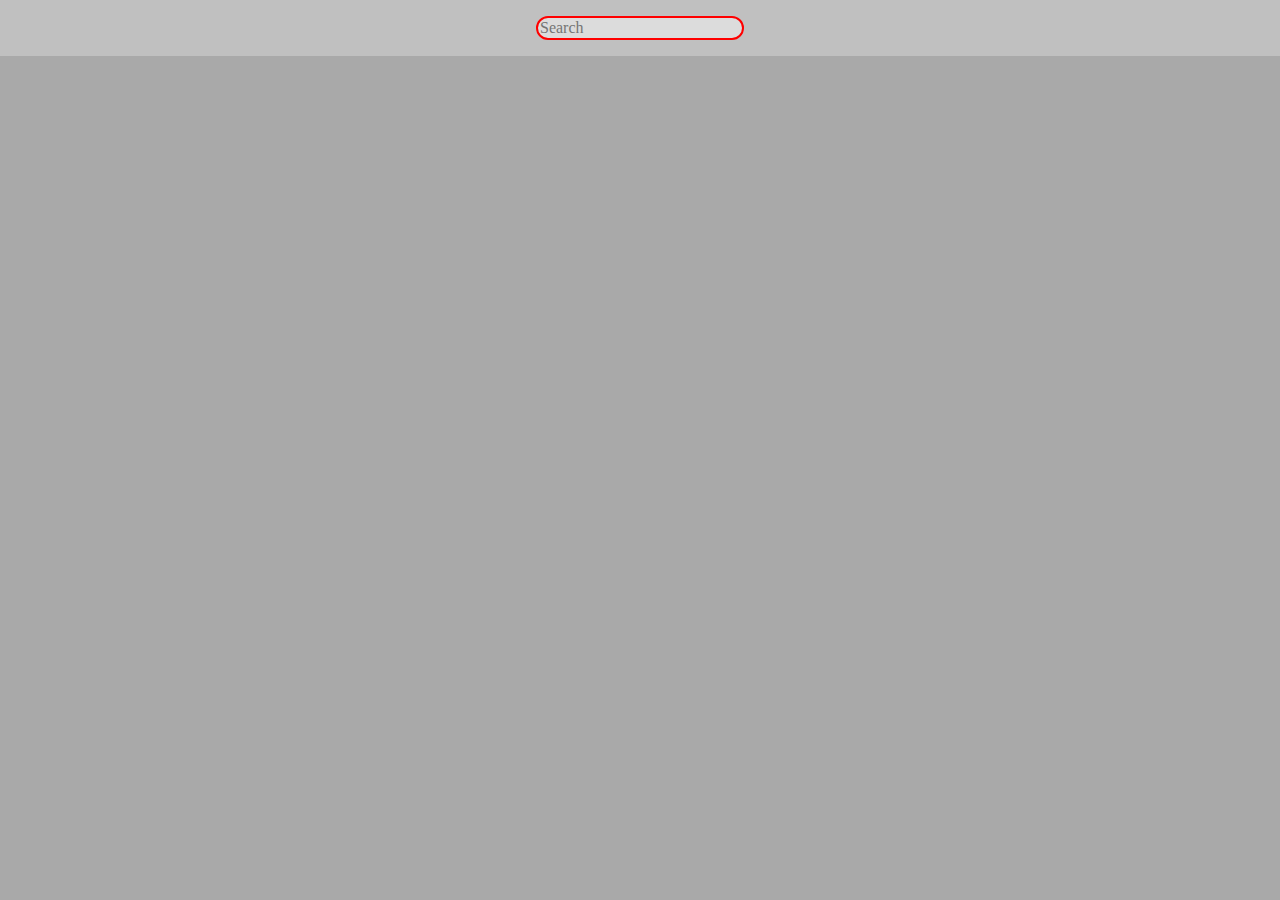
<file: movie-app/index.html>
<!DOCTYPE html>
<html lang="en">
<head>
	<meta charset="UTF-8">
	<meta http-equiv="X-UA-Compatible" content="IE=edge">
	<meta name="viewport" content="width=device-width, initial-scale=1.0">
	<link rel="stylesheet" href="./style.css">
	<title>movie-app</title>
</head>
<body>
	<header>
		<form id="form">
			<input class="search" name="z" id="aaa" type="text" placeholder="Search">
		</form>

	</header>
	<main class="main">
	</main>
	<script src="./index.js" ></script>
</body>
</html>
</file>
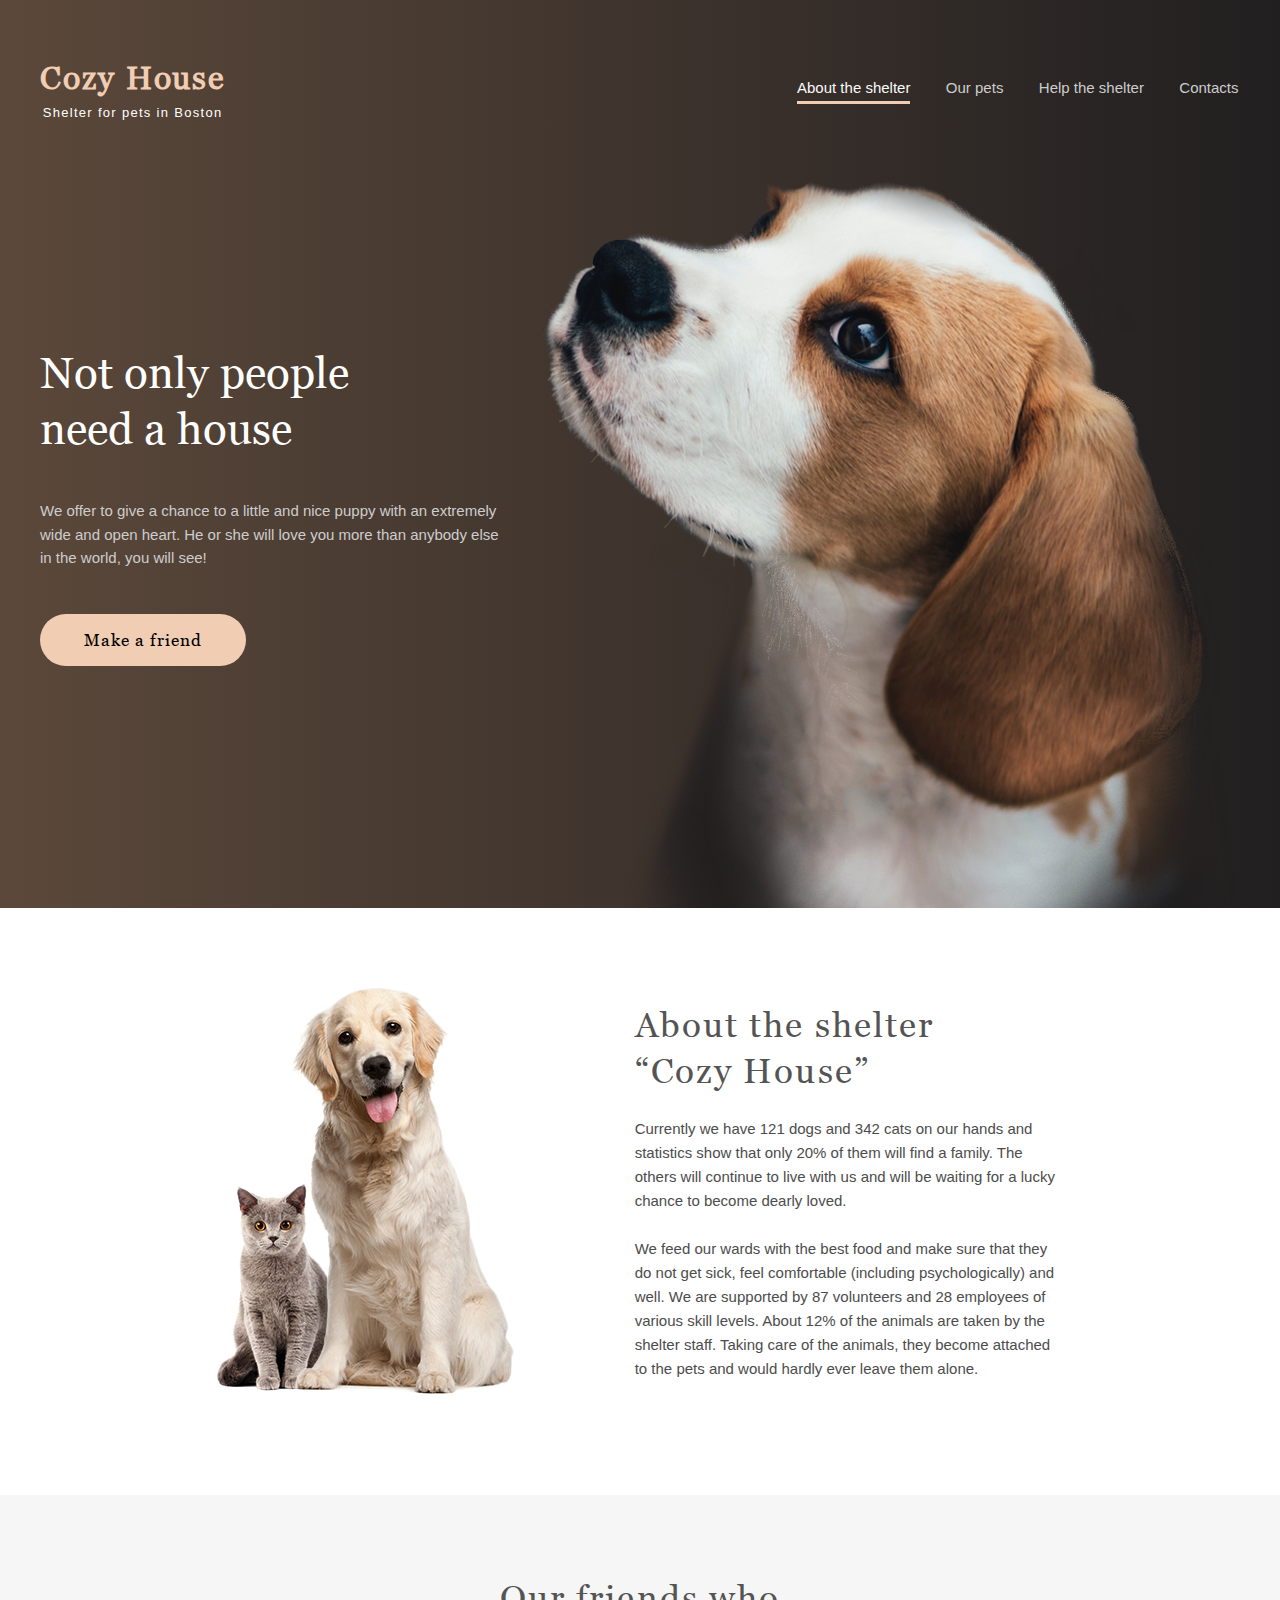
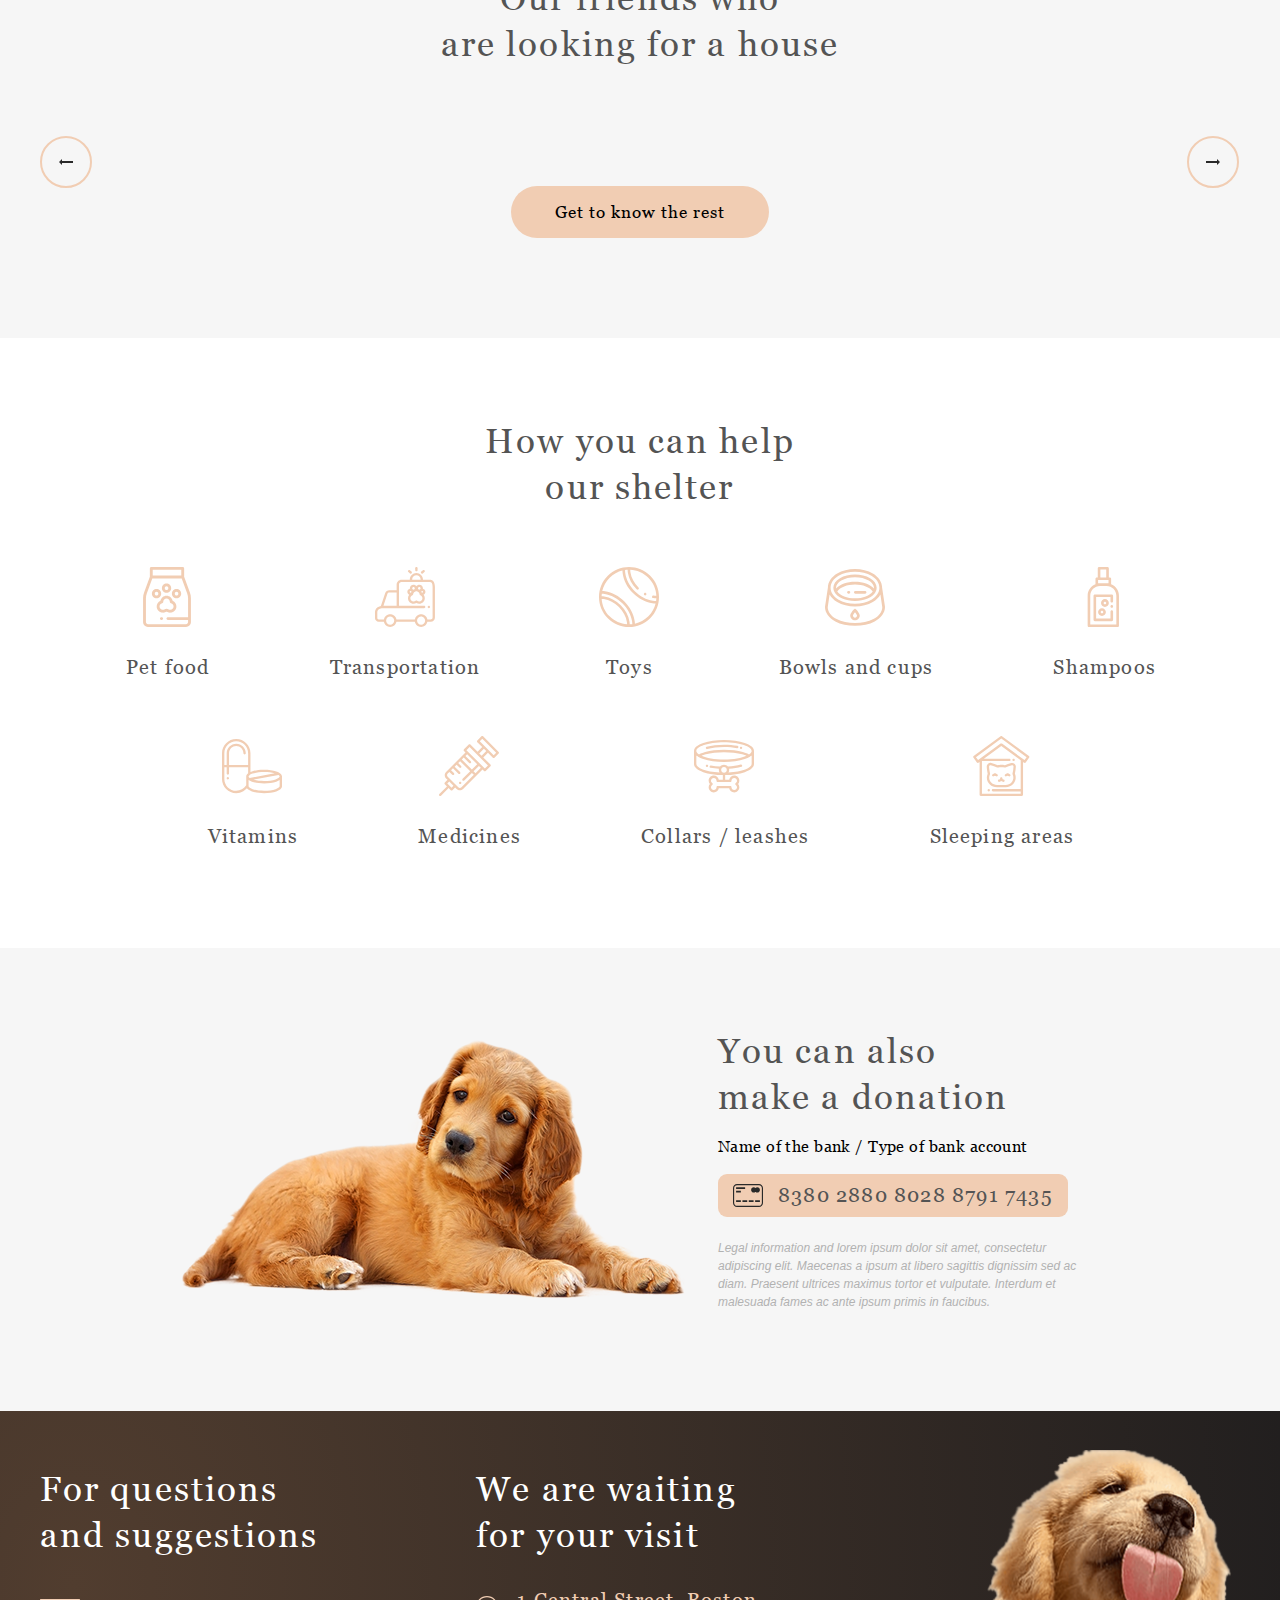
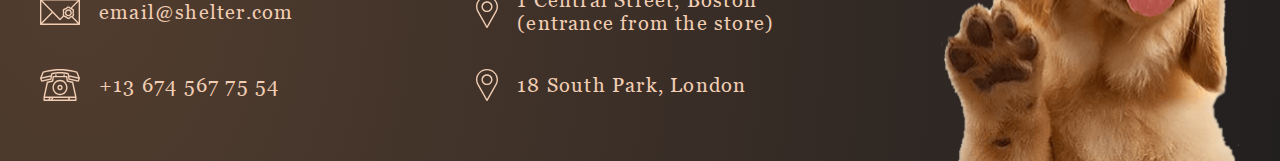
<file: shelter/pages/main/index.html>
<!DOCTYPE html>
<html lang="en">
<head>
	<meta charset="UTF-8">
	<meta http-equiv="X-UA-Compatible" content="IE=edge">
	<meta name="viewport" content="width=device-width, initial-scale=1.0">
	<link rel="stylesheet" href="style.css">
	<title>Shelter</title>
</head>
<body>
	<header class="header start-bg" id="header">
		<div class="container header__wrapper">
			<form action="#header">
				<button class="logo">
					<h1 class="logo__title">Cozy House</h1>
					<div class="logo__subtitle">Shelter for pets in Boston</div>
				</button>
			</form>

			<nav class="my__nav">
				<ul class="nav__links">
					<li class="nav__link">
						<a href="#about" class="link active">About the shelter</a>
					</li>
					<li class="nav__link">
						<a href="../pets/index.html" class="link">Our pets</a>
					</li>
					<li class="nav__link" id="help_the_shelter">
						<a href="#help" class="link">Help the shelter</a>
					</li>
					<li class="nav__link" id="contacts">
						<a href="#contact" class="link">Contacts</a>
					</li>
				</ul>
			</nav>
			<!-- Burger -->
			<button class="burger">
				<span class="burger__item">
					menu
				</span>
			</button>
		</div>
		
			<!-- modal-window-320 -->
			<div class="modal__wrapper">
				<div class="modal__header-320 ">
					<div class="container">
						<form action="#header">
							<button class="logo">
								<h1 class="logo__title">Cozy House</h1>
								<div class="logo__subtitle">Shelter for pets in Boston</div>
							</button>
						</form>
						<nav class="menu__links">
							<ul>
								<li class="menu__link">
									<a href="#about" class="link active">About the shelter</a>
								</li>
								<li class="menu__link">
									<a href="../pets/index.html" class="link">Our pets</a>
								</li>
								<li class="menu__link" id="help_the_shelter">
									<a href="#help" class="link">Help the shelter</a>
								</li>
								<li class="menu__link" id="contacts">
									<a href="#contact" class="link">Contacts</a>
								</li>
							</ul>
						</nav>
					</div>
				</div>
			</div>

			<!-- /.modal-window-320 -->
	</header>
	<main>
		<section class="start__screen start-bg">
			<div class="container">
				<div class="start__content">
					<div class="start-content">
						<h2 class="section__title">Not only people need a house</h2>
						<div class="text-content">
							<p>We offer to give a chance to a little and nice puppy with an extremely wide and open heart. He or she will love you more than anybody else in the world, you will see!</p>
						</div>
						<form action="#our_friends">
							<button class="btn primary-color">Make a friend</button>
						</form>
					</div>
					<!-- <div class="start__content-img"> -->
						<img src="../../assets/images/start-screen-puppy.png" alt="start-screen-puppy.png">
					<!-- </div> -->
				</div>
			</div>
		</section>

<!-- About -->
		<section class="about__block" id="about">
			<div class="container">
				<div class="about__wrapper">
				<div class="about__pets-photo">
					<img src="../../assets/images/about-pets.jpg" alt="about__pets-photo.jpg">
				</div>
				<div class="about-content">
					<h3 class="about block__title">About the shelter<br> “Cozy House”</h3>
					<div class="about-content-text">
						<p>Currently we have 121 dogs and 342 cats on our hands and statistics show that only 20% of them will find a family. The others will continue to live with us and will be waiting for a lucky chance to become dearly loved.</p>
						<p>We feed our wards with the best food and make sure that they do not get sick, feel comfortable (including psychologically) and well. We are supported by 87 volunteers and 28 employees of various skill levels. About 12% of the animals are taken by the shelter staff. Taking care of the animals, they become attached to the pets and would hardly ever leave them alone.</p>
					</div>
				</div>
				</div>
			</div>
		</section> <!-- ./about -->

<!-- Our friends -->
		<section class="our__friends" id="our_friends">
			<div class="container">
				<h3 class="friends__block block__title">Our friends who<br> are looking for a house</h3>
				<div class="items__container">
					<div class="arrow-left" id="arrow-left">
						<div></div>
					</div>
					<div class="carousel-wrapper">
						<div class="carousel" id="carousel">
							<div class="item" id="item-left">
																<div class="photo__item-wrapper">
									<img src="../../assets/images/pets/pets-katrine.jpg" class="photo__item" alt="Katrine">		
									<div class="friend__name">11111</div>
									<button class="btn light-btn">Learn more</button>
								</div>
								<div class="photo__item-wrapper">
									<img src="../../assets/images/pets/pets-jennifer.jpg" class="photo__item" alt="Jennifer">
									<div class="friend__name">11111</div>
									<button class="btn light-btn">Learn more</button>
								</div>
								<div class="photo__item-wrapper">
									<img src="../../assets/images/pets/pets-woody.jpg" class="photo__item" alt="Woody">
									<div class="friend__name">11111</div>
									<button class="btn light-btn">Learn more</button>
								</div>

							</div>

							<div class="item" id="item-center">
								<div class="photo__item-wrapper">
									<img src="../../assets/images/pets/pets-katrine.jpg" class="photo__item" alt="Katrine">		
									<div class="friend__name">Katrine</div>
									<button class="btn light-btn">Learn more</button>
								</div>
								<div class="photo__item-wrapper">
									<img src="../../assets/images/pets/pets-jennifer.jpg" class="photo__item" alt="Jennifer">
									<div class="friend__name">Jennifer</div>
									<button class="btn light-btn">Learn more</button>
								</div>
								<div class="photo__item-wrapper">
									<img src="../../assets/images/pets/pets-woody.jpg" class="photo__item" alt="Woody">
									<div class="friend__name">Woody</div>
									<button class="btn light-btn">Learn more</button>
								</div>
							</div>

							<div class="item" id="item-right">
								<div class="photo__item-wrapper">
									<img src="../../assets/images/pets/pets-katrine.jpg" class="photo__item" alt="Katrine">		
									<div class="friend__name">33333</div>
									<button class="btn light-btn">Learn more</button>
								</div>
								<div class="photo__item-wrapper">
									<img src="../../assets/images/pets/pets-jennifer.jpg" class="photo__item" alt="Jennifer">
									<div class="friend__name">33333</div>
									<button class="btn light-btn">Learn more</button>
								</div>
								<div class="photo__item-wrapper">
									<img src="../../assets/images/pets/pets-woody.jpg" class="photo__item" alt="Woody">
									<div class="friend__name">33333</div>
									<button class="btn light-btn">Learn more</button>
								</div>

							</div>
						</div>
					</div>
					<div class="arrow-right" id="arrow-right">
						<div></div>
					</div>
				</div>	

				<form action="../pets/index.html">
					<button class="btn primary-color">Get to know the rest</button>
				</form>
			</div>
		</section> <!-- ./Our friends -->

		<!-- Help the shelter -->
		<section class="help" id="help">
			<div class="container">
				<h3 class="block__title">How you can help <br>our shelter</h3>
				<div class="help__items">
					<!-- <div class="row-1"> -->
						<div class="help__item">
							<img src="../../assets/icons/help-block/icon-pet-food.svg" alt="icon-pet-food.svg">
							<h4 class="help__item-title">Pet food</h4>
						</div>
						<div class="help__item">
							<img src="../../assets/icons/help-block/icon-transportation.svg" alt="icon-transportation.svg">
							<h4 class="help__item-title">Transportation</h4>
						</div>
						<div class="help__item">
							<img src="../../assets/icons/help-block/icon-toys.svg" alt="icon-toys.svg">
							<h4 class="help__item-title">Toys</h4>
						</div>
						<div class="help__item">
							<img src="../../assets/icons/help-block/icon-bowls-and-cups.svg" alt="icon-bowls-and-cups.svg">
							<h4 class="help__item-title">Bowls and cups</h4>
						</div>
						<div class="help__item">
							<img src="../../assets/icons/help-block/icon-shampoos.svg" alt="icon-shampoos.svg">
							<h4 class="help__item-title">Shampoos</h4>
						</div>
					<!-- </div> -->
					<!-- <div class="row-2"> -->
						<div class="help__item">
							<img src="../../assets/icons/help-block/icon-vitamins.svg" alt="icon-vitamins.svg">
							<h4 class="help__item-title">Vitamins</h4>
						</div>
						<div class="help__item">
							<img src="../../assets/icons/help-block/icon-medicines.svg" alt="icon-medicines.svg">
							<h4 class="help__item-title">Medicines</h4>
						</div>
						<div class="help__item">
							<img src="../../assets/icons/help-block/icon-collars-leashes.svg" alt="icon-collars-leashes.svg">
							<h4 class="help__item-title">Collars / leashes</h4>
						</div>
						<div class="help__item">
							<img src="../../assets/icons/help-block/icon-sleeping-area.svg" alt="icon-sleeping-area.svg">
							<h4 class="help__item-title">Sleeping areas</h4>
						</div>
					<!-- </div> -->
				</div>
			</div>
		</section> <!-- ./Help the shelter -->
		<!-- Donation -->
		<section class="donation" id="donation">
			<div class="container">
				<div class="donation__wrapper">
					<div class="donation__img">
						<img src="../../assets/images/donation-dog.png" alt="donation-dog.png">
					</div>
					<div class="donation__block">
						<h3 class="block__title">You can also<br> make a donation</h3>
						<p class="card__name">Name of the bank / Type of bank account</p>
						<form action="#donation">
							<button class="card__info">
								<img src="../../assets/icons/credit-card.svg" alt="credit-card.svg">
								<p class="card__number">8380 2880 8028 8791 7435</p>
							</button>
						</form>
						<p class="card__content">Legal information and lorem ipsum dolor sit amet, consectetur adipiscing elit. Maecenas a ipsum at libero sagittis dignissim sed ac diam. Praesent ultrices maximus tortor et vulputate. Interdum et malesuada fames ac ante ipsum primis in faucibus.</p>
					</div>
				</div>
			</div>
		</section> <!-- ./Donation -->
	</main>
	<footer>
		<!-- Contacts -->
		<section class="contacts" id="contact">
			<div class="container">
				<div class="contacts__wrapper">	
					<div class="contact__block">
						<h3 class="block__title">For questions<br> and suggestions</h3>
						<div class="contact__content">
							<img src="../../assets/icons/footer/icon-email.svg" class="footer-icon" alt="icon-email.svg">
							<p><a href="mailto:email@shelter.com">email@shelter.com</a></p>
						</div>
						<div class="contact__content">
							<img src="../../assets/icons/footer/icon-phone.svg" class="footer-icon" alt="icon-phone.svg">
							<p><a href="tel:+136745677554">+13 674 567 75 54</a></p>
						</div>
					</div>
					<div class="adress__block">
						<h3 class="block__title">We are waiting<br> for your visit</h3>
						<div class="adress__content">
							<img src="../../assets/icons/footer/icon-marker.svg" class="footer-icon" alt="icon-marker.svg">
							<p><a href="https://goo.gl/maps/PYtoUBtMTFDDCAHi8" target="_blank">1 Central Street, Boston<br> (entrance from the store)</a></p>
						</div>
						<div class="adress__content">
							<img src="../../assets/icons/footer/icon-marker.svg" class="footer-icon" alt="icon-marker.svg">
							<p><a href="https://goo.gl/maps/PYtoUBtMTFDDCAHi8" target="_blank">18 South Park, London</a></p>
						</div>
					</div>
					<img src="../../assets/images/footer-puppy.png" alt="footer-puppy.png">
				</div>
			</div>
		</section> <!-- ./Contacts -->
	</footer>

	<script src="../index.js"></script>
</body>
</html>
</file>
<file: movie-app/style.css>
body {
  background-color: darkgray;
  font-family: Verdana, Geneva, Tahoma, sans-serif;
  margin: 0;
}
header {
  padding: 16px;
  display: flex;
  justify-content: center;
  background-color: silver;
}
.search {
  background-color: gainsboro;
  border: 2px solid red;
  border-radius: 50px;
  font-family: Cambria, Cochin, Georgia, Times, 'Times New Roman', serif;
  font-size: 16px;
  color: black;
}
.search:focus {
  outline: none;
  background-color: darkgray;
}
.main {
  display: flex;
  flex-wrap: wrap;
  justify-content: center;
}

.movie {
  width: 300px;
  /* height: 300px; */
  margin: 16px;
  background-color: silver;
  position: relative;
  overflow: hidden;
  border-radius: 10px;
}
.movie img {
  width: 100%;
  /* height: 100%; */
}
.movie-info {
  padding: 8px 16px 16px;
  display: flex;
  flex-direction: row;
  align-items: center;
  justify-content: space-between;
  letter-spacing: 0.5px;
}
.movie-info span {
  padding: 4px 8px;
  background-color: sienna;
}
.overview {
  background-color: #fff;
  padding: 2rem;
  position: absolute;
  left: 0;
  bottom: 0;
  right: 0;
  max-height: 100%;
  transform: translateY(100%);
  overflow-y: auto;
  transition: transform 0.5s ease-in;
}
.movie:hover .overview {
  transform: translateY(0);
}
</file>
<file: shelter/pages/main/style.css>
@font-face {
  font-family: Georgia; /* Гарнитура шрифта */
  src: url(../../assets/fonts/georgia/Georgia.ttf); /* Путь к файлу со шрифтом */
}
/* Указываем box sizing */
*,
*::before,
*::after {
  box-sizing: border-box;
}

/* Убираем внутренние отступы */
ul[class],
ol[class] {
  padding: 0;
}

/* Убираем внешние отступы */
body,
h1,
h2,
h3,
h4,
p,
ul[class],
ol[class],
li,
figure,
figcaption,
blockquote,
dl,
dd {
  margin: 0;
}
/* Удаляем стандартную стилизацию для всех ul и il, у которых есть атрибут class*/
ul[class],
ol[class] {
  list-style: none;
}

/* Элементы a, у которых нет класса, сбрасываем до дефолтных стилей */
a:not([class]) {
  text-decoration-skip-ink: auto;
}
/* Упрощаем работу с изображениями */
img {
  max-width: 100%;
  display: block;
}
/* Наследуем шрифты для инпутов и кнопок */
input,
button,
textarea,
select {
  font: inherit;
}

button {
  padding: 0;
  border: none;
  font: inherit;
  color: inherit;
  background-color: transparent;
  cursor: pointer;
}
a {
  text-decoration: none;
  color:inherit;
}
ul,
ol {
  padding: 0;
}
html {
  scroll-behavior: smooth;
}
body {
  max-width: 1280px;
  margin: 0 auto;
  font-family: Georgia, sans-serif, serif;
  min-height: 100vh;
  scroll-behavior: smooth;
  text-rendering: optimizeSpeed;
}

li {
  list-style: none;
}
/* Roots */
:root {
  --color-dark-3xl: #292929;
  --color-hover: #fddcc4;
  --color-hover-text: #fafafa;
  --color-primary: #f1cdb3;
  --color-primary-light:#FDDCC4;
  --bgd-light: #ffffff;
}

/*------------------------------*/
.start-bg {
  background-image: linear-gradient(to right, rgba(91, 72, 58, 1), rgba(33, 31, 32, 1));
  /* background-repeat: no-repeat;
  background-position: center 0;

  background: url(../../assets/images/start-screen-gradient-background.png); */
}

.container {
  /* width: 100%; */
  width: calc(100% - 60px);
  max-width: 1200px;
  margin: 0 auto;
  /* padding-left: 4px; */
}

@media (max-width: 321px) {
  .container {
    width: calc(100% - 20px);
  }
}

.block__title {
  text-align: center;
  font-family: Georgia;
  font-size: 35px;
  font-weight: 400;
  line-height: 130%;
  letter-spacing: 0.06em;
  color: #545454;
}
@media (max-width: 321px) {
  .block__title {
    font-size: 25px;
    letter-spacing: 0.06em;
  }
}
.btn {
  border-radius: 100px;
  align-items: center;

  font-family: 'Georgia';
  font-weight: 400;
  font-size: 17px;
  line-height: 130%;
  text-align: center;
  letter-spacing: 0.06em;

  transition: 0.3s linear;
}
.primary-color {
  padding: 15px 44px;

  background: var(--color-primary);
}
.light-btn {
  padding: 13px 43px;

  border: 2px solid var(--color-primary);
  box-sizing: border-box;
  border-radius: 100px;
  background: inherit;

  color: var(--color-dark-3xl);
  letter-spacing: 0.06em;
  font-size: 17px;
}
@media (max-width: 769px) {
  .light-btn {
    padding: 13px 43px;
  } 
}
.btn:hover {
  background-color: var(--color-primary-light);
}

.header__wrapper {
  padding-top: 4.7%;
  padding-bottom: 4.7%;

  display: flex;
  flex-direction: row;
  justify-content: space-between;
  align-items: center;
  color: #ffffff;
}
@media (max-width: 769px) {
  .header__wrapper {
    padding: 4% 0;
  }
}
@media (max-width: 321px) {
  .header__wrapper {
    padding: 9.9% 0;
  }
}
        
.logo {
  display: flex;
  flex-direction: column;
  align-items: center;
  font-family: Arial, sans-serif;
  font-weight: 400;
  cursor: pointer;
}

.logo__title {
  margin-bottom: 10px;
  font-family: Georgia, sans-serif;
  font-weight: 800;
  font-size: 32px;
  line-height: 35px;
  letter-spacing: 0.06em;

  color: var(--color-primary);
}
@media (max-width: 769px) {
  .logo__title {
    font-weight: 400;   
  }
}
.logo__subtitle {
  font-size: 13px;
  line-height: 15px;
  letter-spacing: 0.1em;
}
@media (max-width: 321px) {
  .logo__subtitle {
    margin-left: 2px;
  }
}
.my__nav {
  /* width: 37%; */
  width: 443px;
}
@media (max-width: 769px) {
  .my__nav {
    /* width: 62.5%; */
  }
}
@media (max-width: 321px) {
  .my__nav {
    display: none;
  } 
}

.nav__links {
  display: flex;
  column-gap: 8%;
  align-items: center;
  font-family: 'Arial';
  font-style: normal;
  font-weight: 400;
  font-size: 15px;
  line-height: 160%;
}
@media (max-width: 769px) {
  .nav__links {
    display: flex;
  }
}
.nav__link {
  padding-bottom: 5px;
}
@media (max-width: 769px) {
  .nav__link {
    padding-bottom: 5px;
  }
}
.link {
  position: relative;
  font-size: 15px;
  line-height: 160%;
  color: #cdcdcd;
  transition: color 0.3s;
}

    
.link:hover,
.link:focus,
.active {
  color: var(--color-hover-text);
}
.link:after {
  margin-top: 1px;
  display: block;
  position: absolute;
  left: 0;
  width: 0;
  height: 3px;
  background: var(--color-primary);
  content: '';
  transition: width 0.3s ease-out;
}
@media (max-width: 769px) {
  .link:after {
    margin-top: 0px;
  }
}
.link:hover:after,
.link:focus:after {
  width: 100%;
}
.active:after {
  width: 100%;
}
/* ---------------------------- */

/* Burger menu */
.burger {
  padding: 0 43px 3px 0;
  display: none;
  background: none;
  border: 0;
  cursor: pointer;
}
.burger__item {
  display: block;
  width: 30px;
  height: 1.9px;
  background-color: var(--color-primary);
  color:transparent;
  position: relative;
  font-size: 0;
  z-index: 3;
  transition: 0.3s;
}
.burger__item:before,
.burger__item:after {
  content: '';
  width: 100%; 
  height: 100%;
  background-color: var(--color-primary);
  position: absolute;
  right: 0;
  z-index: 3;
}
.burger__item:before {
  top: 10px;
}
.burger__item:after {
  top: -10px;
}

.burger-open {
  position: fixed;
  transform: rotate(90deg);
  top: 59px;
  right: 54px;
}

/* modal-window-320 */
.modal__wrapper {
  /* display: none; */
  position: fixed;
  z-index: 1;
  left: 0;
  top: 0;
  height: 100%;
  width: 0;
  overflow: auto;
  background-color: rgba(0, 0, 0, 0.5);
}
.modal__header-320 {
  right: -320px;
  top: 0;
  width: 100%;
  max-width: 320px;
  height: 100%;
  background: url(../../assets/images/background/start-screen-gradient-background.png);
  position: fixed;
  transition: right 500ms cubic-bezier(0.68, -0.55, 0.265, 1.55);
}
.modal__header-320 .container {
  width: calc(100% - 20px);
  padding: 9.9% 0;
}
.modal__header-320 .logo__subtitle {
  color: var(--bgd-light);
}

.menu__links {
  padding: 142.5px 28px 258px 29px;
}
.menu__links ul {
  display: flex;
  flex-direction: column;
  gap: 40.9px;
  align-items: center;
}
.menu__link .link {
  letter-spacing: -0.001em;
  font-family: Arial;
  font-weight: 400;
  font-size: 32px;
  color: var(--color-hover-text);
}
.start-modal {
  width: 100%;
}
.animate {
  display: block;
  right: 0;
}

.menu__link .active:after {
  margin-top: -3px;
}

@media (max-width: 768px) {
  .my__nav {
    display: none;
  }
  .burger {
    display: block;
  }

}

/* Start__screen */

.start__screen {
  margin-top: -4.4%;
  background-position: center 85.84%;
}

@media (max-width: 769px) {
  .start__screen {
    margin-top: -15.75%;
    background-size: cover;
  }
}
.start__content {
  padding-top: 4.7%;
  display: flex;
  justify-content: space-between;
  flex-wrap: wrap;
}
@media (max-width: 1238px) {
  .start__content {
    justify-content: center;
  }
  .start__content img {
    width: 500px;
  }
  
}

@media (max-width: 769px) {
  .start__content {
    padding-top: 4.2%;
    flex-direction: column;
    align-items: center;
  }
  .start__content img {   
    margin-top: 14%;
    margin-left: 19.6%;
    max-width: 569px;
    width: calc(100% - 139px);
}
}
@media (max-width: 321px) {
  .start__content img {
    margin-top: 35.2%;
    margin-left: 13.49%;
    width: calc(100% - 40px);
  }
}
.start-content {
  max-width: 460px;
  margin-top: 13.7%;
}
@media (max-width: 769px) {
  .start-content {
    margin-top: 17%;
    /* padding-left: 17.5%;
    padding-right: 12%; */
    display: flex;
    flex-direction: column;
    align-items: center;
  }
  .start-content form {
    margin-right: 0%;
  }
}
@media (max-width: 321px) {
  .start-content form {
    margin-right: 5px;
  }
}
@media (max-width: 769px){
  .start-content {
    /* margin-top: 17%;
    padding: 0 17% 0 17.5%; */
  }
}
@media (max-width: 321px) {
  .start-content {
    margin-top: 21.4%;
    padding: 0px;
    padding-left: 4px;
  }
}
.section__title {
  padding-right: 30%;

  font-family: 'Georgia';
  font-style: normal;
  font-weight: 400;
  font-size: 44px;
  line-height: 1.28;

  color: #ffffff;
}

@media (max-width: 321px) {
  .section__title {
    padding-right: 35px;
    padding-left: 32px;
    font-size: 25px;
    text-align: center;
    letter-spacing: 0.06em;
  }
}

.text-content {
  margin-top: 9%;
  margin-bottom: 9.5%;
  padding-right: 0%;

  font-family: 'Arial';
  font-weight: 400;
  font-size: 15px;
  line-height: 1.59;

  color: #cdcdcd;
}
@media (max-width: 769px) {
  .text-content {
    margin-top: 9.5%;
    margin-bottom: 8.8%;
    padding-right: 0%;
  }
}
@media (max-width: 321px) {
  .text-content {
    text-align: center;
    margin-top: 14.4%;
    margin-bottom: 14.4%;
    padding-right: 1.65%;
  }
}

/*------------------------------*/

/* About */
.about {
  text-align: left;
}
@media (max-width: 321px) {
  .about {
    margin: 0 auto;
    text-align: center;
    line-height: 127%;
  }
}
.about__wrapper {
  padding: 79px 52px 100px;
  display: flex;
  justify-content: space-evenly;
  flex-direction: row;
  align-items: flex-start;
}
@media (max-width: 769px) {
  .about__wrapper {
    padding-top: 11%;
    padding-bottom: 100px;
    flex-direction: column-reverse;
    align-items: center;
  }
}
@media (max-width: 321px) {
  .about__wrapper {
    padding: 40px 0px 42.4px;
  }
}
.about__pets-photo {
  margin-right: -3px;
}
@media (max-width: 769px) {
  .about__pets-photo {
    margin-top: 55px;
    margin-right: 0;
  }
}
@media (max-width: 321px) {
  .about__pets-photo {
    margin-top: 45px;
  }
  .about__pets-photo img {
    margin: 0 auto;
    width: 86.67%;
  }
}

.about-content {
  display: flex;
  padding-top: 15px;
  width: 39%;
  font-weight: 400;
  margin-right: 3px;
  flex-direction: column;
  align-items: flex-start;
  justify-content: center;
}
@media (max-width: 769px) {
  .about-content {
    margin-right: 0px;
    padding-top: 3px;
    width: 71%;
  }
}
/* @media (max-width: 769px) {
  .about-content {
    width: 71%;
  }
} */
.about-content-text {
  font-family: Arial;
  font-size: 15px;
  line-height: 160%;

  color: #4c4c4c;
}
@media (max-width: 321px) {
  .about-content {
    width: 90%;
    text-align: justify;
  }
}
.about-content-text p {
  margin-top: 1.6em;
  /* margin-bottom: -0.2em; */
}
@media (max-width: 769px) {
  .about-content-text p {
    margin-top: 1.54em;
    margin-bottom: 1.7em;
  }
}
@media (max-width: 321px) {
  .about-content-text p:first-child {
    margin-bottom: -0.1em;
  }
  .about-content-text p {
    margin-top: 1.6em;
    margin-bottom: -0.3em;
  }
     
}
    

/*------------------------------*/

/* Our friends */
.items__container {
  position: relative;
  width: calc(100% - 90px);
}
.our__friends .container {
  display: flex;
  flex-direction: column;
  align-items: center;
  justify-content: center;
}
.our__friends {
  padding-top: 80px;
  padding-bottom: 100px;

  background: #f6f6f6;
}
/* @media (max-width: 769px) {
  .our__friends {
    padding-top: 81px;
  }
} */
@media (max-width: 321px) {
  .our__friends {
    padding-top: 43px;
    padding-bottom: 42px;
  }
}
.friends__block {
  margin: 0 auto;
  max-width: 400px;
  width: 100%;
  text-align: center;
}
.carousel-wrapper {
  margin: 0 auto;
  width: 990px;
  overflow: hidden;
}
.carousel {
  position: relative;
  display: flex;
  left: -990px;
}
.item {
  margin:60px 0;
  display: flex;
  flex-direction: row;
  gap: 9%;
  align-items: center;
  justify-content: space-evenly;
}
@media (max-width: 769px) {
  .photo__items {
    padding-top: 58px;
    padding-bottom: 60px;
    flex-wrap: wrap;
  }
}
@media (max-width: 321px) {
  .photo__items {
    padding-top: 40px;
    padding-bottom: 115px;
  }
}
/* Arrow-left */
.arrow-left {
  width: 52px;
  height: 52px;
  box-sizing: border-box;
  border-radius: 100px;
  border: 2px solid var(--color-primary);
  cursor: pointer;
  position: absolute;
  top: 41.6%;
  left: -5.9%;
  margin: 20px;
  z-index: 3;

  background-image: url(../../assets/images/Arrow-left.svg);
  background-position: 50% 50%;
  background-repeat: no-repeat;

  transition: 0.3s linear;
}
@media (max-width: 769px) { 
  .arrow-left {
    top: 41.5%;
    left: -7.6%;
  }
}
@media (max-width: 321px) {
  .arrow-left {
    top: 80.5%;
    left: 12.6%;
  }
}

/* Arrow-right */
.arrow-right {
  width: 52px;
  height: 52px;
  box-sizing: border-box;
  border-radius: 100px;
  border: 2px solid var(--color-primary);
  cursor: pointer;
  position: absolute;
  top: 41.6%;
  right: -5.8%;
  margin: 20px;
  z-index: 3;

  background-image: url(../../assets/images/Arrow-right.svg);
  background-position: 50% 50%;
  background-repeat: no-repeat;
  transition: 0.3s linear;
}
@media (max-width: 769px) {
  .arrow-right {
    right: -7.7%;
  }
}
@media (max-width: 321px) {
  .arrow-right {
    top: 80.5%;
    right: 12.6%;
  }
}
.arrow-left:hover,
.arrow-right:hover {
  background-color: var(--color-hover);
}

/*----------------------------------------*/

.photo__item-wrapper {
  /* margin: 0 45px; */
  width: 330px;
  padding-bottom: 30px;
  display: flex;
  flex-direction: column;
  justify-content: center;
  align-items: center;

  font-family: 'Georgia';
  font-style: normal;
  font-weight: 400;

  background: #fafafa;
  border-radius: 9px;
  transition: 0.3s;
}
@media (max-width: 769px) {
  .photo__item-wrapper {
    margin: 0 20px;
  }
  .photo__item-wrapper:nth-child(3) {
    display: none;
  }
}
@media (max-width: 321px) {
  .photo__item-wrapper {
    margin: 0;
  }
}
@media (max-width: 321px) {
  .photo__item-wrapper:nth-child(2) {
    display: none;
  }
}
.photo__item-wrapper:hover {
  background: #ffffff;
  box-shadow: 0px 2px 35px 14px rgba(13, 13, 13, 0.04);
}
.photo__item-wrapper:hover img {
  border-top-left-radius: 9px;
  border-top-right-radius: 9px;

  background: #fafafa;
} 
.photo__item-wrapper:hover button {
  background-color: var(--color-hover); 
}
.friend__name {
  margin: 30px 0;
  font-size: 20px;
  line-height: 23px;
  letter-spacing: 0.06em;
}
/*Анимация*/
@keyframes move-right {
  from {left: -990px}
  to {left: -1980px}
}
.transition-right {
  animation-name: move-right;
  animation-duration: 5s;
}
@keyframes move-left {
  from {left: -990px}
  to {left: 0px}
}
.transition-left {
  animation-name: move-left;
  animation-duration: 5s;
}
/*------------------------------*/

/* Help */
.help .container {
  padding-top: 80px;
  padding-bottom: 100px;
}
@media (max-width: 769px) {
  .help .container {
    padding-top: 81px;
  }
}
@media (max-width: 321px) {
  .help .container {
    padding-top: 41px;
    padding-bottom: 42px;
  }
}
    
.help__items {
  margin-top: 58px;
  display: flex;
  justify-content: center;
  flex-wrap: wrap;
  gap: 57px 118px;
}
@media (max-width: 769px) {
  .help__items {
    margin: 58px 10px 0 9px;
    display: grid;
    grid-template-columns: repeat(3, 1fr);
    grid-template-rows: repeat(3, 1fr);
    grid-row-gap: 3.5em;
    grid-column-gap: 0;
  }
}
@media (max-width: 321px) {
  .help__items {
    margin: 42px 0 0;
    grid-template-columns: repeat(2, 1fr);
    grid-row-gap: 29px;
    grid-column-gap: 20px;
  }
}
.help__item {
  display: flex;
  flex-direction: column;
  align-items: center;
  color: #545454;
}
@media (max-width: 321px) {
  .help__item img {
    width: 36%;
  }
}
.help__item-title {
  margin-top: 29px;
  margin-left: 2px;
  font-family: 'Georgia';
  font-style: normal;
  font-weight: 400;
  font-size: 20px;
  line-height: 115%;
  letter-spacing: 0.06em;
}
@media (max-width: 321px) {
  .help__item-title {
    margin-top: 20px;
    font-size: 15px;
  }
}
/* 
.row-1 {
  margin: 0 81px;
  display: flex;
  flex-direction: row;
  align-items: center;
  justify-content: space-between;
}
.row-1 .help__item:nth-child(1) {
  margin-left: 6px;
}
.row-1 .help__item:nth-child(2) {
  margin-left: 1px;
}
.row-1 .help__item:nth-child(3) {
  margin-left: 0px;
}
.row-1 .help__item:nth-child(5) {
  margin-right: 7px;
}
.row-2 {
  margin: 57px 34px 0;
  display: flex;
  flex-direction: row;
  align-items: center;
  justify-content: space-evenly;
}

.row-2 .help__item:nth-child(1) {
  margin-left: 15px;
}
.row-2 .help__item:nth-child(4) {
  margin-right: 16px;
} */
/*------------------------------*/

/* Donation */
.donation {
  background: #f6f6f6;
}
.donation__wrapper {
  padding-top: 80px;
  padding-bottom: 100px;
  display: flex;
  flex-direction: row;
  align-content: center;
  justify-content: center;
}
@media (max-width:769px) {
  .donation__wrapper {
    padding-top: 82px;
    flex-direction: column-reverse;
    align-items: center;
  }
}
@media (max-width: 321px) {
  .donation__wrapper {
    padding-top: 42px;
    padding-bottom: 42px;
  }
}
.donation__img {
  margin-top: 11px;
  margin-right: 31px;
}

@media (max-width:769px) {
  .donation__img {
    margin-top: 59px;
    margin-right: 0px;
  }
}
@media (max-width:321px) {
  .donation__img {
    margin: 41px auto 0;
    width: 262px;
  }
}
.donation__block {
  margin-right: 20px;
  display: flex;
  width: 30%;
  flex-direction: column;
  align-items: flex-start;
}

@media (max-width:769px) {
  .donation__block {
    max-width: 380px;
    margin-right: 0px;
    width: 100%;
    letter-spacing: 0.06em;
  }
}

@media (max-width:321px) {
  .donation__block {
    margin: 0;
    width: 94%;
  }
}
.donation__block .block__title {
  text-align: left;
}
@media (max-width: 321px) {
  .donation__block .block__title {
    margin: 0 auto;
    text-align: center;
  }
}
  
.card__name {
  margin-top: 18px;
  margin-bottom: 19px;
  letter-spacing: 0.43px;
}
@media (max-width: 321px) {
  .card__name {       
    margin: 19px auto 20px;
    padding-right: 2px;
    font-size: 15px;
    line-height: 160%;
    letter-spacing: 0px;
  }
}
.card__info {
  padding: 10px 15px;
  display: flex;
  flex-direction: row;
  align-items: center;

  background: var(--color-primary);
  border-radius: 9px;
  cursor: pointer;
}
.card__number {
  margin-left: 15px;
  font-weight: 400;
  font-size: 20px;
  line-height: 115%;
  letter-spacing: 1.2px;

  color: #545454;
}
@media (max-width: 321px) {
  .card__number {
    font-size: 15px;
    line-height: 110%;
    letter-spacing: 0.06em;
    align-items:center;
  }
}
.card__content {
  margin-top: 22px;

  font-family: 'Arial';
  font-style: italic;
  font-weight: 400;
  font-size: 12px;
  line-height: 18px;

  color: #b2b2b2;
}

@media (max-width:769px) {
  .card__content {
    margin-top: 21px;
    text-align: left;
    letter-spacing: 0;
  }
}
@media (max-width: 321px) {
  .card__content {
    margin-top: 21px;
    margin-left: 1px;
    text-align: justify;
  }
}
/*------------------------------*/

/* Contacts */
.contacts {
  background: radial-gradient(110.67% 538.64% at 5.73% 50%, #513d2f 0%, #1a1a1c 100%),
    linear-gradient(0deg, #211f20, #211f20);
}
.contacts__wrapper {
  padding-top: 39px;
  display: flex;
  flex-direction: row;
  justify-content: space-between;

  font-weight: 400;
  font-size: 20px;
  line-height: 115%;
  letter-spacing: 0.06em;
  color: var(--color-primary);
}
@media (max-width:769px) {
  .contacts__wrapper {
    margin: 0 4.8%;
    padding-top: 13px;
    flex-wrap: wrap;
    justify-content: space-between;
    /* margin: 0 4.7%;
    padding-top: 1.78%;
    display: grid;
    grid-template-columns: repeat(2, 1fr);
    column-gap: 8.2%; */
  }
  .contacts__wrapper p {
    margin-top: 1px;
  }
  .contacts__wrapper img:last-child {
    display: block;
    margin: 0 auto;
  }
}
@media (max-width:321px) {
  .contacts__wrapper {
    margin: 0 20px;
  }
}
.contact__block,
.adress__block {
  margin-top: 16px;
  margin-bottom: 58px;
}

@media (max-width:769px) {
  .contact__block,
  .adress__block {
    margin-bottom: 62px;
  }
}
@media (max-width:321px) {
  .contact__block {
    margin-bottom: 21px;
  }
  .adress__block{
    margin-bottom: 3px;
  }
  .contact__block br,
  .adress__block br {
    display: none;
  }
}
.contacts__wrapper h3 {
  text-align: left;

  color: #ffffff;
}
@media (max-width:321px) {
  .contacts__wrapper h3 {
text-align: center;
  }
}
.adress__block {
  margin-left: -8px;
}

@media (max-width:769px) {
  .adress__block {
    margin-right: 8px;
  }
}
@media (max-width:321px) {
  .adress__block {
    margin-right: -9px;
  }
}

.contact__content,
.adress__content {
  margin-top: 38px;
  padding-bottom: 2px;

  display: flex;
  align-items: center;
}

@media (max-width:321px) {
  .contact__content {
    padding-left: 4px;
    justify-content: left;
  }
  .contact__content:last-child {
    margin-top: 38px;
    padding-left: 10px;
  }
    
}
  .contact__content {
    margin-top: 39px;
  }
  .adress__content {
    margin-top: 32px;
  }
@media (max-width:769px) {
  .adress__content {
    margin-top: 31px;
  }
}
@media (max-width:321px) {
  .adress__content {
    width: 110%;
    margin-left: -12px;
    margin-top: 37px;
    margin-bottom: 37px;
    justify-content: flex-start;
  }
  .adress__content  p br {
    display: none;
  }
} 

.footer-icon {
  margin-right: 19px;
}

@media (max-width:769px) {
  .footer-icon {
    margin-right: 20px;
  }
}
/*------------------------------*/
</file>
